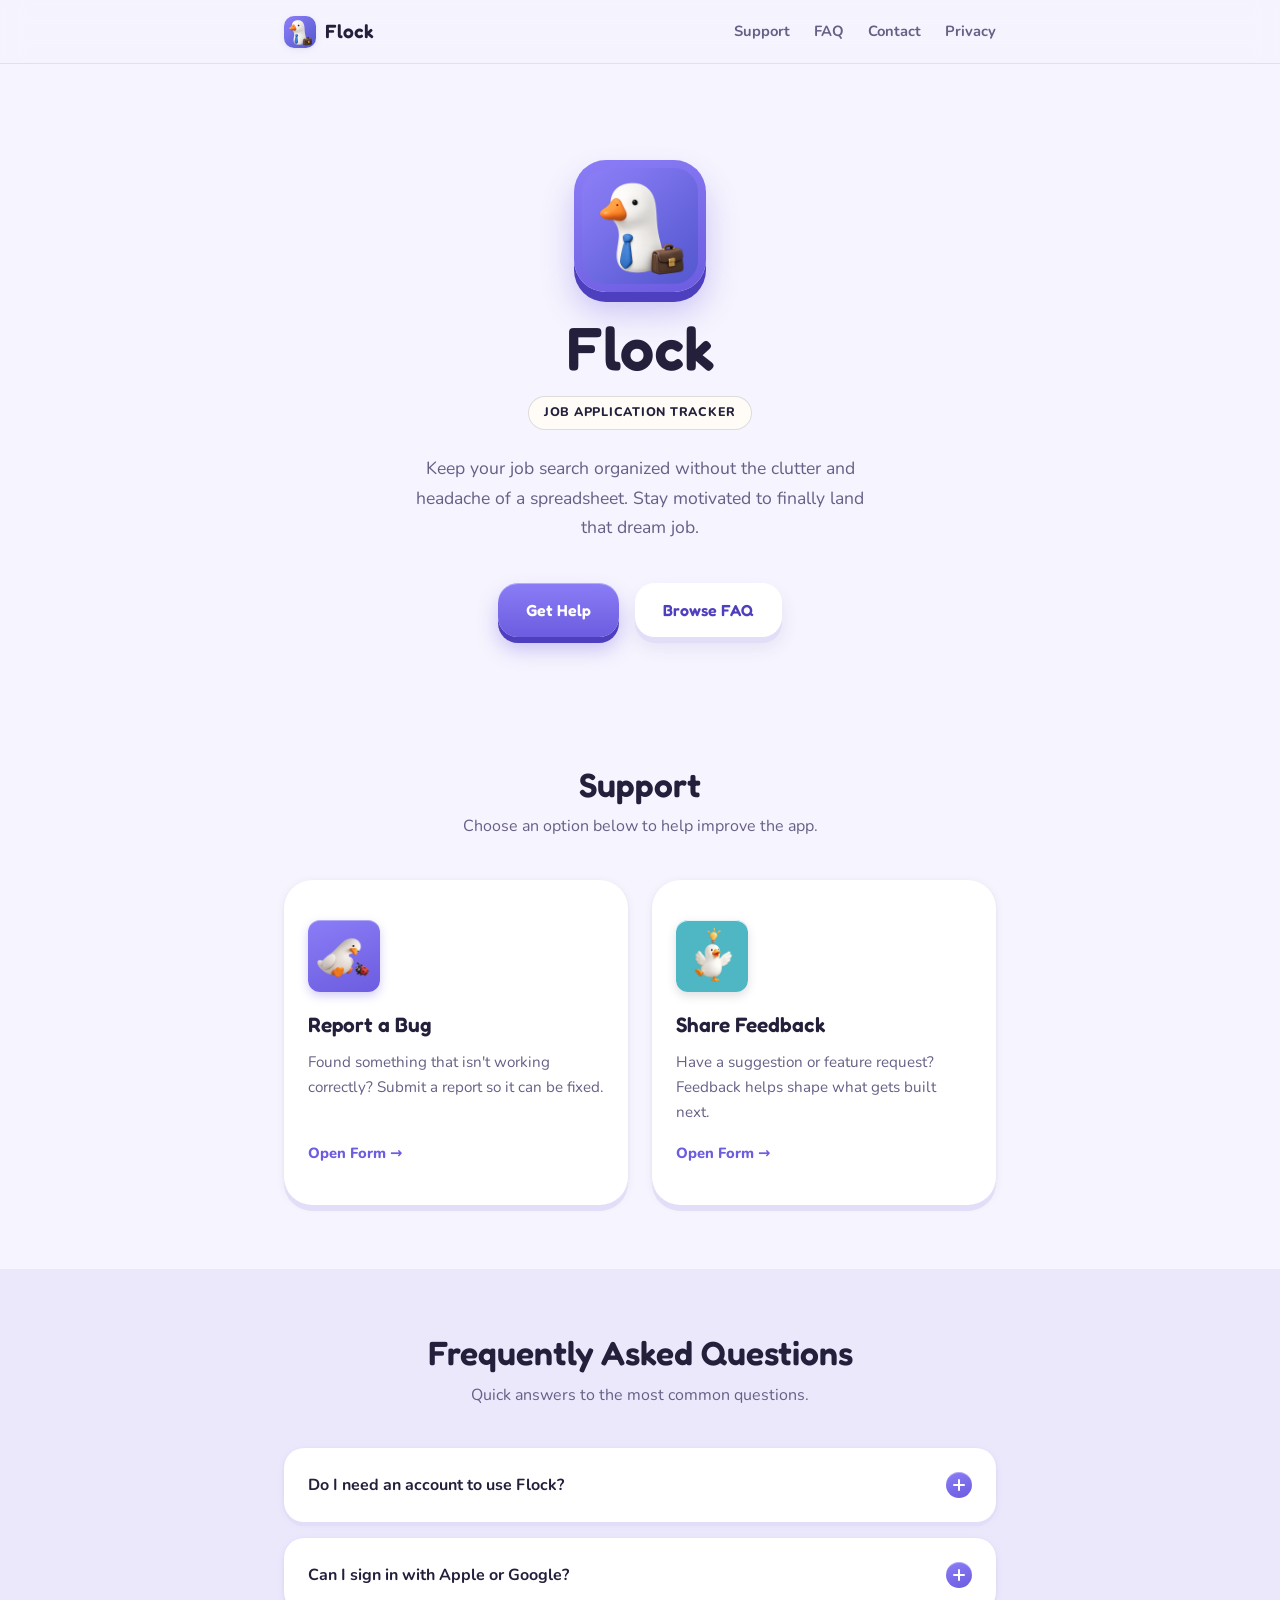
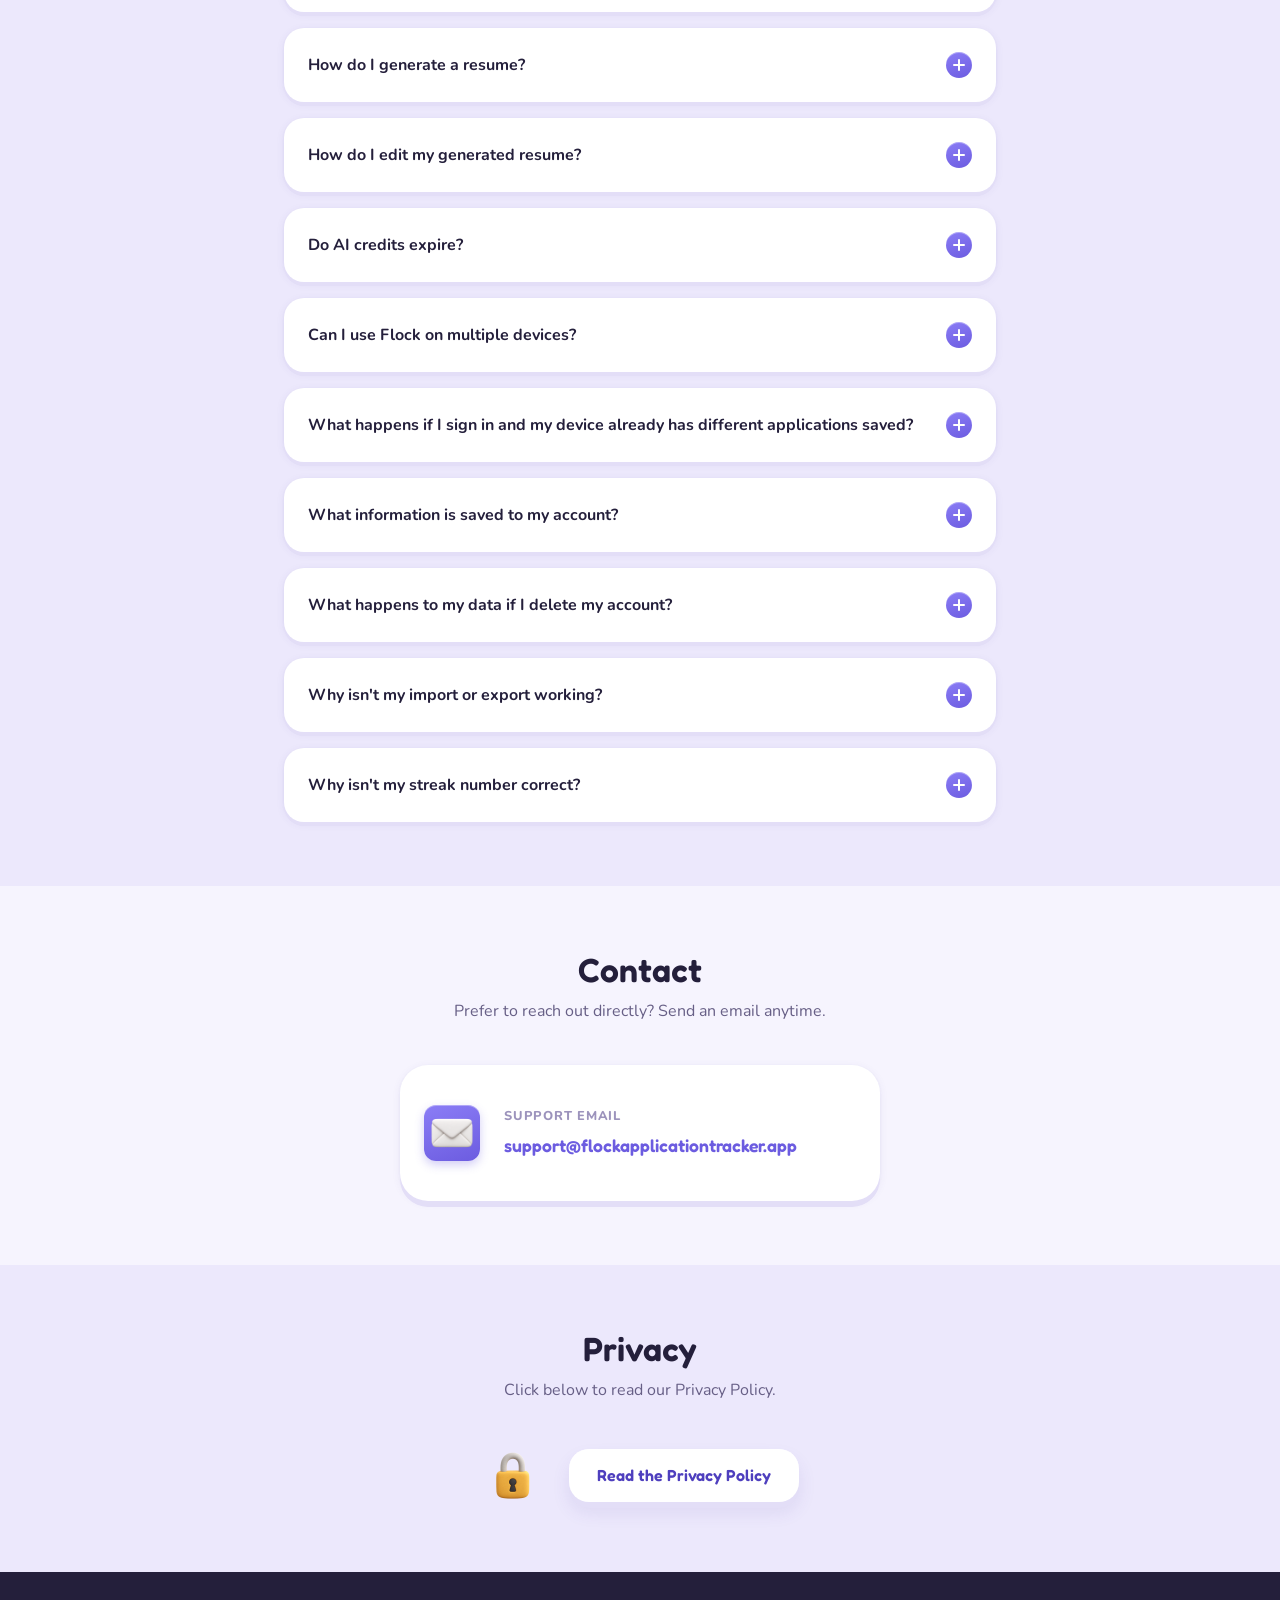
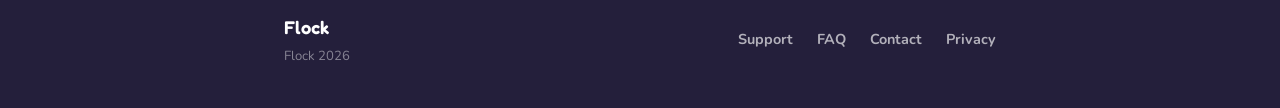
<file: index.html>
<!DOCTYPE html>
<html lang="en">
<head>
  <meta charset="UTF-8" />
  <meta name="viewport" content="width=device-width, initial-scale=1.0" />
  <title>Flock — Support</title>
  <meta name="description" content="Support page for Flock — the simple, private job application tracker." />
  <link rel="icon" href="icon-512.png" type="image/png" />
  <link rel="stylesheet" href="styles.css" />
  <!-- Google Fonts: Fredoka (main) + Nunito (accessorizing) -->
  <link rel="preconnect" href="https://fonts.googleapis.com" />
  <link rel="preconnect" href="https://fonts.gstatic.com" crossorigin />
  <link href="https://fonts.googleapis.com/css2?family=Fredoka:wght@400;500;600;700&family=Nunito:wght@400;600;700;800&display=swap" rel="stylesheet" />
</head>
<body>

  <!-- =============================================
       NAVIGATION
       ============================================= -->
  <header class="site-header" role="banner">
    <nav class="nav container" aria-label="Main navigation">
      <a href="#hero" class="nav-logo">
        <img src="icon-512.png" alt="" class="nav-logo-icon" />
        Flock
      </a>
      <button class="nav-toggle" aria-label="Toggle navigation" aria-expanded="false" aria-controls="nav-links">
        <span></span><span></span><span></span>
      </button>
      <ul class="nav-links" id="nav-links" role="list">
        <li><a href="#support">Support</a></li>
        <li><a href="#faq">FAQ</a></li>
        <li><a href="#contact">Contact</a></li>
        <li><a href="#privacy">Privacy</a></li>
      </ul>
    </nav>
  </header>

  <main>

    <!-- =============================================
         HERO SECTION
         ============================================= -->
    <section class="hero" id="hero" aria-labelledby="hero-heading">
      <div class="container hero-inner">
        <div class="hero-icon-wrap">
          <img src="icon-512.png" alt="Flock app icon" class="hero-icon" />
        </div>
        <h1 id="hero-heading">Flock</h1>
        <div class="hero-badge">Job Application Tracker</div>
        <p class="hero-description">
          Keep your job search organized without the clutter and headache of a spreadsheet. Stay motivated to finally land that dream job.
        </p>
        <div class="hero-cta">
          <a href="#support" class="btn btn-primary">Get Help</a>
          <a href="#faq" class="btn btn-secondary">Browse FAQ</a>
        </div>
      </div>
    </section>

    <!-- =============================================
         SUPPORT SECTION
         ============================================= -->
    <section class="section" id="support" aria-labelledby="support-heading">
      <div class="container">
        <div class="section-header">
          <h2 id="support-heading">Support</h2>
          <p class="section-subtext">
            Choose an option below to help improve the app.
          </p>
        </div>

        <div class="cards-grid">

          <!-- Bug Report Card -->
          <a href="https://docs.google.com/forms/d/e/1FAIpQLSdAEcO6RI6iofoGQ96zG-QFtQakPHM-z83hekLIT1-u0xvNJg/viewform?usp=publish-editor"
             target="_blank"
             rel="noopener noreferrer"
             class="support-card"
             aria-label="Report a bug — opens Google Form">
            <div class="card-icon" aria-hidden="true">
  <img src="goose-bug.png" alt="">
</div>
            <h3>Report a Bug</h3>
            <p>Found something that isn't working correctly? Submit a report so it can be fixed.</p>
            <span class="card-link">Open Form →</span>
          </a>

          <!-- Feedback Card -->
          <a href="https://docs.google.com/forms/d/e/1FAIpQLSehYfV31dz8tA-rcGnHQ3P1QQCUns2un3A8A8wgXOEQ3agDAQ/viewform?usp=publish-editor"
             target="_blank"
             rel="noopener noreferrer"
             class="support-card"
             aria-label="Share feedback — opens Google Form">
            <div class="card-icon icon-orange" aria-hidden="true">
  <img src="goose-idea.png" alt="">
</div>
            <h3>Share Feedback</h3>
            <p>Have a suggestion or feature request? Feedback helps shape what gets built next.</p>
            <span class="card-link">Open Form →</span>
          </a>

        </div>
      </div>
    </section>

    <!-- =============================================
         FAQ SECTION
         Ordered by importance: getting-started/account basics first,
         then the core AI resume feature, then sync (a big new
         capability), then privacy/trust questions, then
         troubleshooting for narrower, lower-frequency issues last.
         ============================================= -->
<section class="section section-alt" id="faq" aria-labelledby="faq-heading">
  <div class="container">
    <div class="section-header">
      <h2 id="faq-heading">Frequently Asked Questions</h2>
      <p class="section-subtext">Quick answers to the most common questions.</p>
    </div>

    <div class="faq-list" role="list">

      <div class="faq-item" role="listitem">
        <button class="faq-question" aria-expanded="false" aria-controls="faq-1">
          Do I need an account to use Flock?
          <span class="faq-icon" aria-hidden="true"></span>
        </button>
        <div class="faq-answer" id="faq-1" hidden>
          <p>
            No. You can use Flock's core application features without an account. An account is only needed for AI-powered features, such as the Auto Resume Builder, or if you want your applications to stay in sync across more than one device.
          </p>
        </div>
      </div>

      <div class="faq-item" role="listitem">
        <button class="faq-question" aria-expanded="false" aria-controls="faq-2">
          Can I sign in with Apple or Google?
          <span class="faq-icon" aria-hidden="true"></span>
        </button>
        <div class="faq-answer" id="faq-2" hidden>
          <p>
            Yes. In addition to email and password, you can create or sign into your Flock account using <strong>Sign in with Apple</strong> or <strong>Sign in with Google</strong>. Both work exactly like signing in with email, they just skip needing a separate password for Flock.
          </p>
        </div>
      </div>

      <div class="faq-item" role="listitem">
        <button class="faq-question" aria-expanded="false" aria-controls="faq-3">
          How do I generate a resume?
          <span class="faq-icon" aria-hidden="true"></span>
        </button>
        <div class="faq-answer" id="faq-3" hidden>
          <p>
            Go to <strong>Settings &gt; Log in to an account &gt; Build Profile</strong>. After completing your profile, create or edit an application and enter the company name, role, and job description in the notes section. Then select <strong>Generate Resume</strong>.
          </p>
          <p>
            Flock uses a consistent resume template and builds your header and education section from the information in your profile. It then analyzes the job description and selects the skills, projects, and work experience that best match the position, generating relevant bullet points for each. You'll receive a preview of the resume that you can edit before downloading it.
          </p>
        </div>
      </div>

      <div class="faq-item" role="listitem">
        <button class="faq-question" aria-expanded="false" aria-controls="faq-4">
          How do I edit my generated resume?
          <span class="faq-icon" aria-hidden="true"></span>
        </button>
        <div class="faq-answer" id="faq-4" hidden>
          <p>
            After generating your resume, you'll be able to preview the PDF and make edits. Click on any bullet point field to change its text. To remove a bullet point, delete all of the text in that field. You can also remove an entire project or work experience entry by clicking the <strong>X</strong> next to its name. Once you are done, click the <strong>Finalize and Download</strong> button.
          </p>
        </div>
      </div>

      <div class="faq-item" role="listitem">
        <button class="faq-question" aria-expanded="false" aria-controls="faq-5">
          Do AI credits expire?
          <span class="faq-icon" aria-hidden="true"></span>
        </button>
        <div class="faq-answer" id="faq-5" hidden>
          <p>
            No. AI resume credits are a one-time purchase and never expire, no matter how long it's been since you bought them. There's no subscription and no recurring charge, you only pay again when you want to buy more.
          </p>
        </div>
      </div>

      <div class="faq-item" role="listitem">
        <button class="faq-question" aria-expanded="false" aria-controls="faq-6">
          Can I use Flock on multiple devices?
          <span class="faq-icon" aria-hidden="true"></span>
        </button>
        <div class="faq-answer" id="faq-6" hidden>
          <p>
            It depends on whether you're signed into an account. If you are, your job applications automatically sync across every device where you're signed in, no manual steps needed. If you're not signed in, applications are stored locally on that device only and don't sync automatically, you can still move them between devices manually using the <strong>Export</strong> and <strong>Import</strong> features. Either way, your profile and AI credits always carry over as soon as you sign in on another device.
          </p>
        </div>
      </div>

      <div class="faq-item" role="listitem">
        <button class="faq-question" aria-expanded="false" aria-controls="faq-7">
          What happens if I sign in and my device already has different applications saved?
          <span class="faq-icon" aria-hidden="true"></span>
        </button>
        <div class="faq-answer" id="faq-7" hidden>
          <p>
            You'll see a prompt asking you to confirm before anything changes. Continuing will replace your device's applications with the ones already saved in your account. If you're not sure, you can cancel, export your current applications as a CSV from Settings first, then sign in again once you have a backup.
          </p>
        </div>
      </div>

      <div class="faq-item" role="listitem">
        <button class="faq-question" aria-expanded="false" aria-controls="faq-8">
          What information is saved to my account?
          <span class="faq-icon" aria-hidden="true"></span>
        </button>
        <div class="faq-answer" id="faq-8" hidden>
          <p>
            Your account stores your email address (or the email associated with your Apple or Google sign-in), the profile information you provide in the <strong>Build Profile</strong> section, your AI credit balance, and, if you're signed in, your tracked job applications so they stay in sync across your devices. Your password is never stored directly by us, if you sign in with email, it's handled by our authentication provider in hashed form, and if you sign in with Apple or Google, we never see a password at all.
          </p>
        </div>
      </div>

      <div class="faq-item" role="listitem">
        <button class="faq-question" aria-expanded="false" aria-controls="faq-9">
          What happens to my data if I delete my account?
          <span class="faq-icon" aria-hidden="true"></span>
        </button>
        <div class="faq-answer" id="faq-9" hidden>
          <p>
            Deleting your account permanently removes everything stored with it, your resume profile, AI credit balance, and any synced job applications. This can't be undone. Any application data stored locally on your device is not affected unless you separately use <strong>Reset all data</strong> in Settings.
          </p>
        </div>
      </div>

      <div class="faq-item" role="listitem">
        <button class="faq-question" aria-expanded="false" aria-controls="faq-10">
          Why isn't my import or export working?
          <span class="faq-icon" aria-hidden="true"></span>
        </button>
        <div class="faq-answer" id="faq-10" hidden>
          <p>
            Flock uses CSV files for importing and exporting application data. Make sure you are using a <strong>.csv</strong> file and that the header row exactly matches the provided template. The header row must also be the first row of the file, with no additional rows or information above it.
          </p>
        </div>
      </div>

      <div class="faq-item" role="listitem">
        <button class="faq-question" aria-expanded="false" aria-controls="faq-11">
          Why isn't my streak number correct?
          <span class="faq-icon" aria-hidden="true"></span>
        </button>
        <div class="faq-answer" id="faq-11" hidden>
          <p>
            If your streak number appears incorrect, go to <strong>Settings</strong> and select <strong>Recalculate Streak</strong>. This will recalculate your streak based on your application activity.
          </p>
        </div>
      </div>

    </div>
  </div>
</section>



    <!-- =============================================
         CONTACT SECTION
         ============================================= -->
    <section class="section" id="contact" aria-labelledby="contact-heading">
      <div class="container">
        <div class="section-header">
          <h2 id="contact-heading">Contact</h2>
          <p class="section-subtext">Prefer to reach out directly? Send an email anytime.</p>
        </div>

        <div class="contact-card">
          <div class="contact-icon" aria-hidden="true"><img src="mail.png" alt=""></div>
          <div class="contact-body">
            <p class="contact-label">Support Email</p>
            <a href="mailto:support@flockapplicationtracker.app" class="contact-email">
              support@flockapplicationtracker.app
            </a>
          </div>
        </div>

      </div>
    </section>

    <!-- =============================================
         PRIVACY SECTION
         ============================================= -->
    <section class="section section-alt" id="privacy" aria-labelledby="privacy-heading">
      <div class="container">
        <div class="section-header">
          <h2 id="privacy-heading">Privacy</h2>
          <p class="section-subtext">
            Click below to read our Privacy Policy.
          </p>
        </div>

        <div class="privacy-card">
          <img src="lock.png" alt="" class="privacy-emoji" aria-hidden="true">
          <a href="privacy.html" class="btn btn-secondary" aria-label="Read the full Privacy Policy">
            Read the Privacy Policy
          </a>
        </div>

      </div>
    </section>

  </main>

  <!-- =============================================
       FOOTER
       ============================================= -->
  <footer class="footer" role="contentinfo">
    <div class="container footer-inner">
      <div class="footer-brand">
        <span class="footer-logo">Flock</span>
        <span class="footer-copy">Flock 2026</span>
      </div>
      <nav class="footer-nav" aria-label="Footer navigation">
        <a href="#support">Support</a>
        <a href="#faq">FAQ</a>
        <a href="#contact">Contact</a>
        <a href="#privacy">Privacy</a>
      </nav>
    </div>
  </footer>

  <script src="script.js"></script>
</body>
</html>
</file>
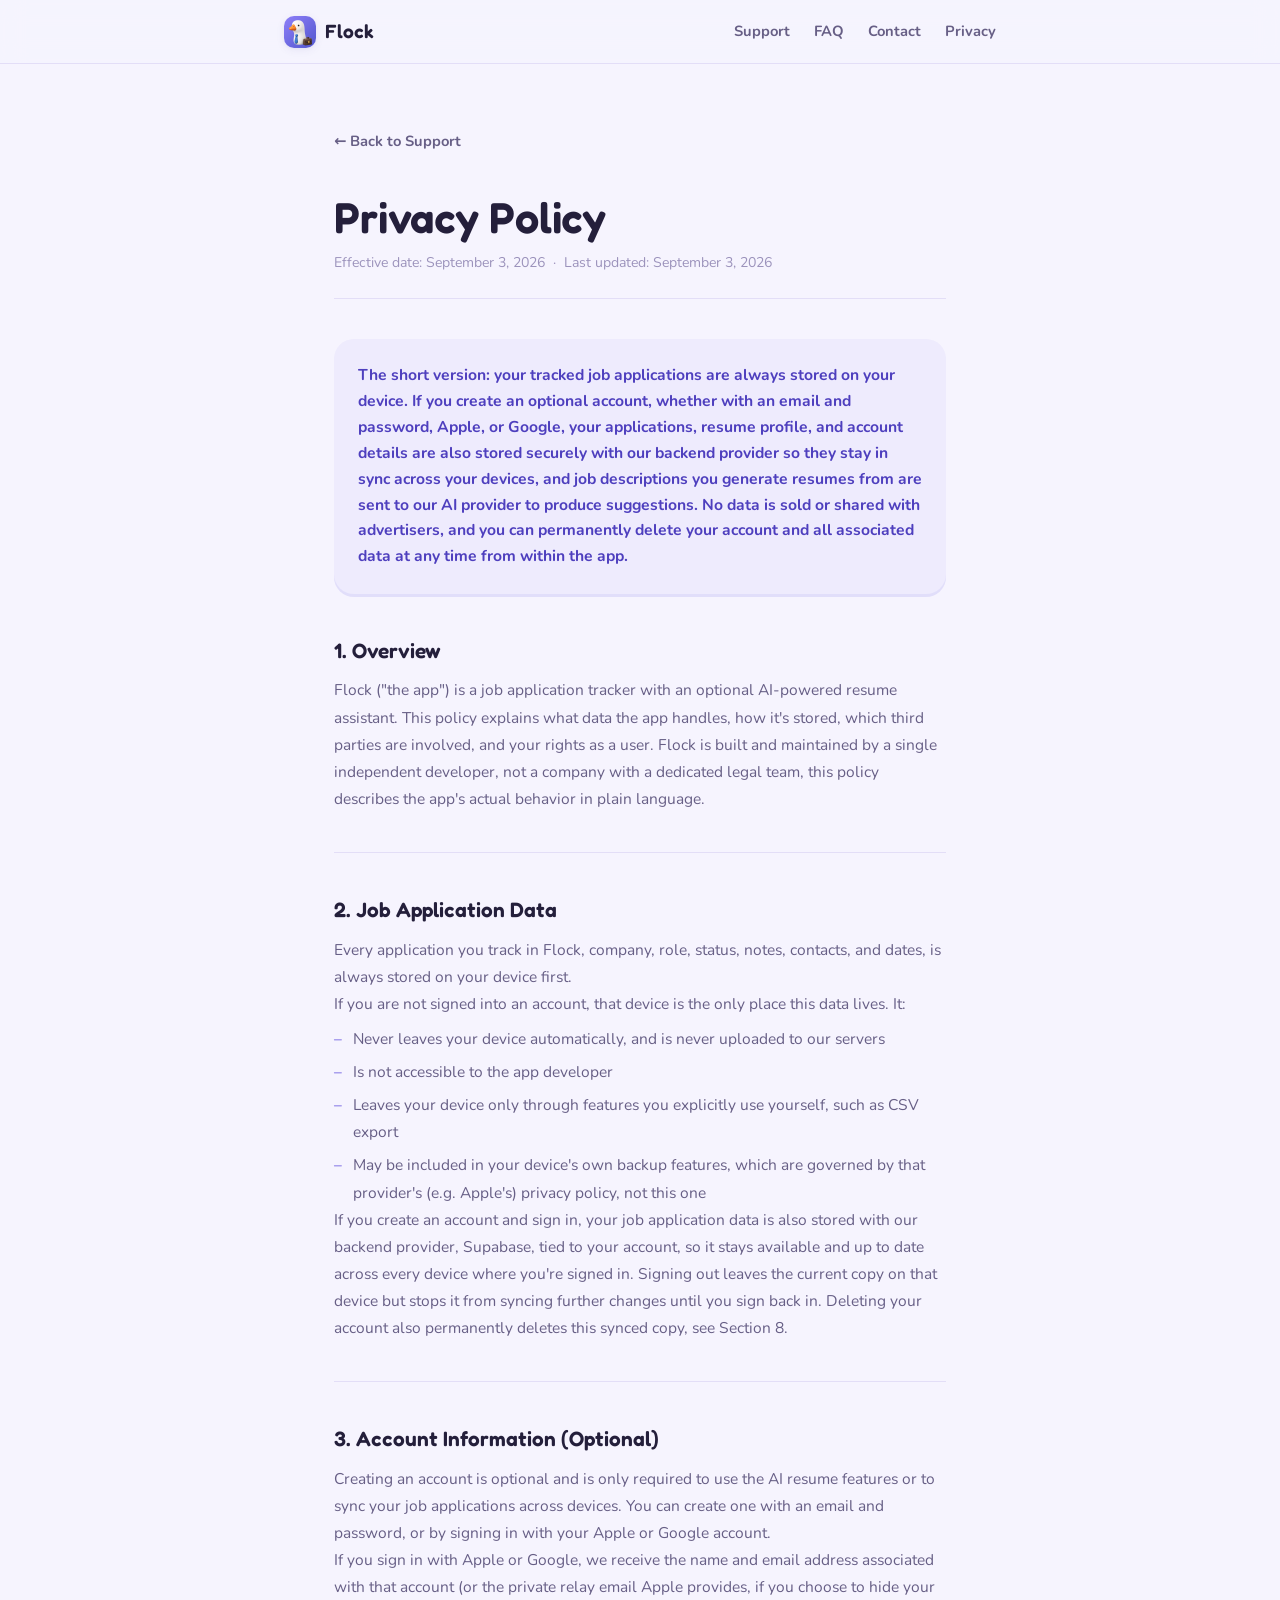
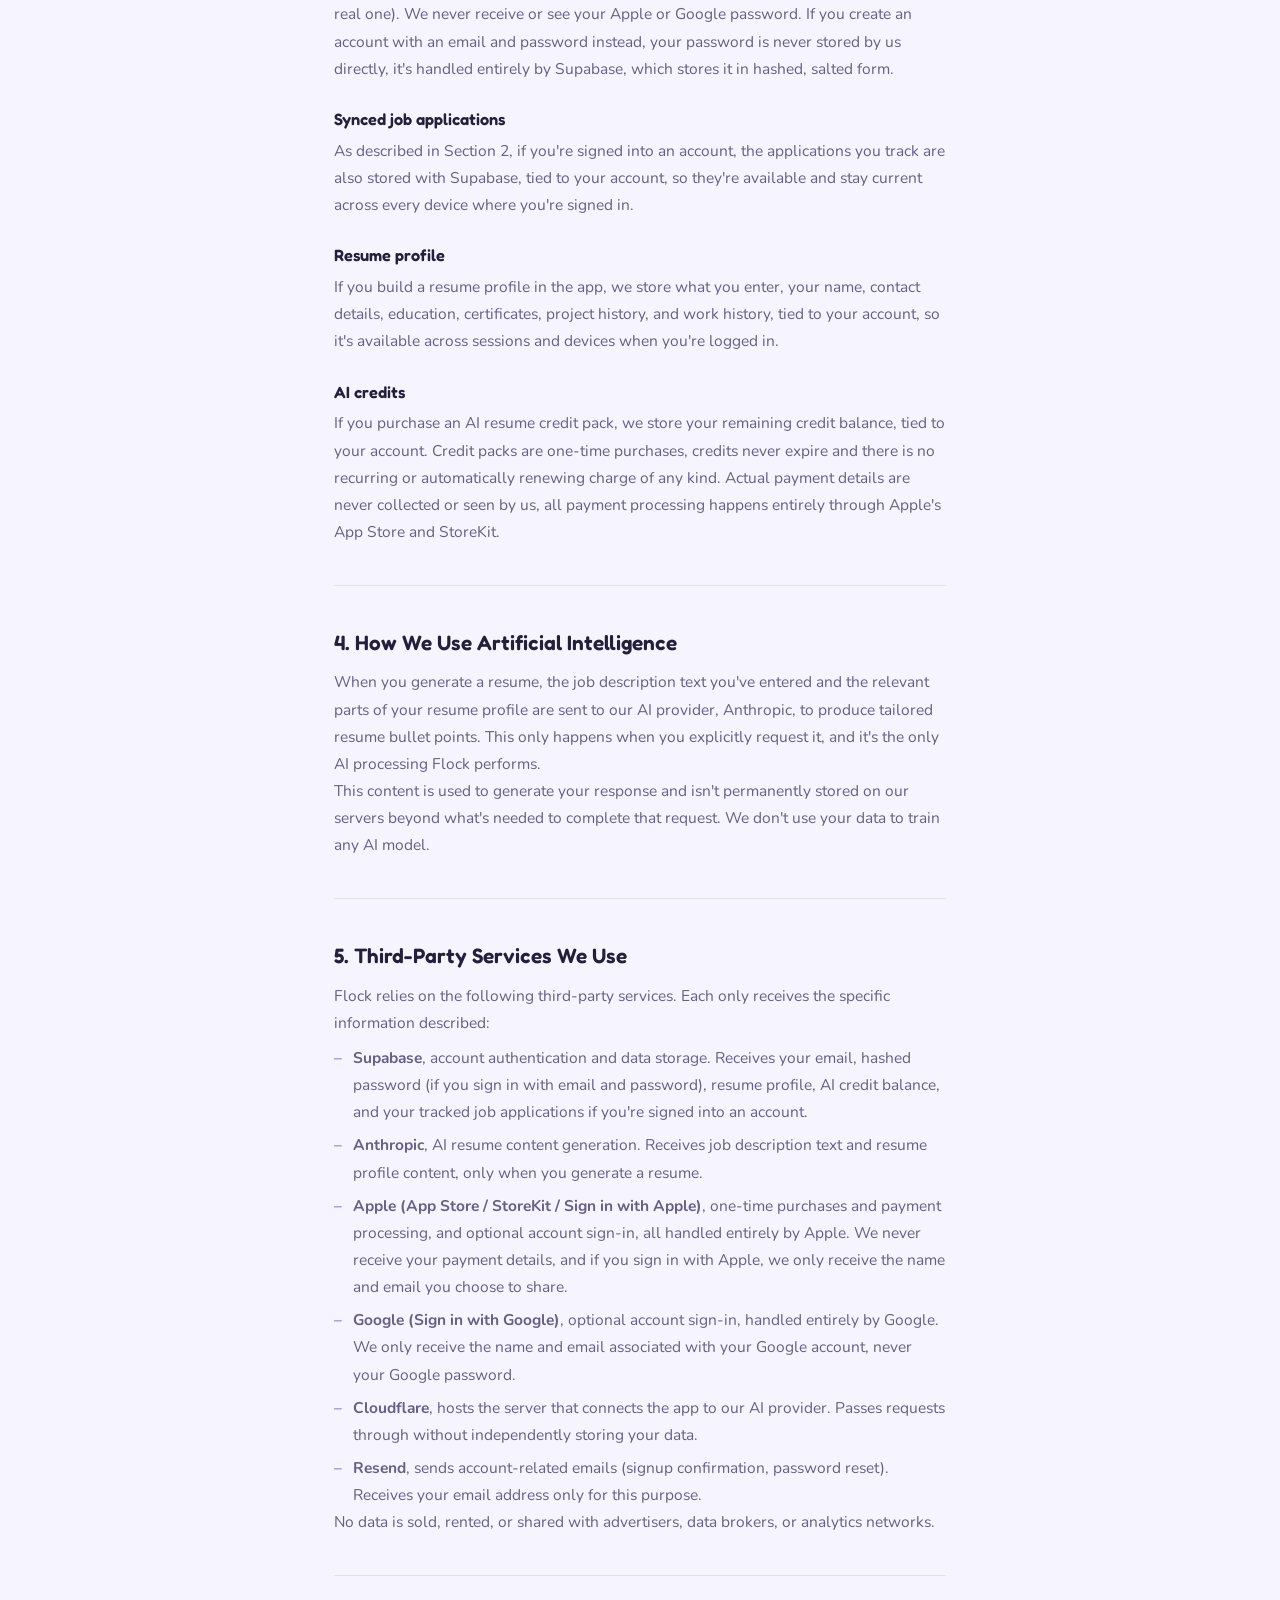
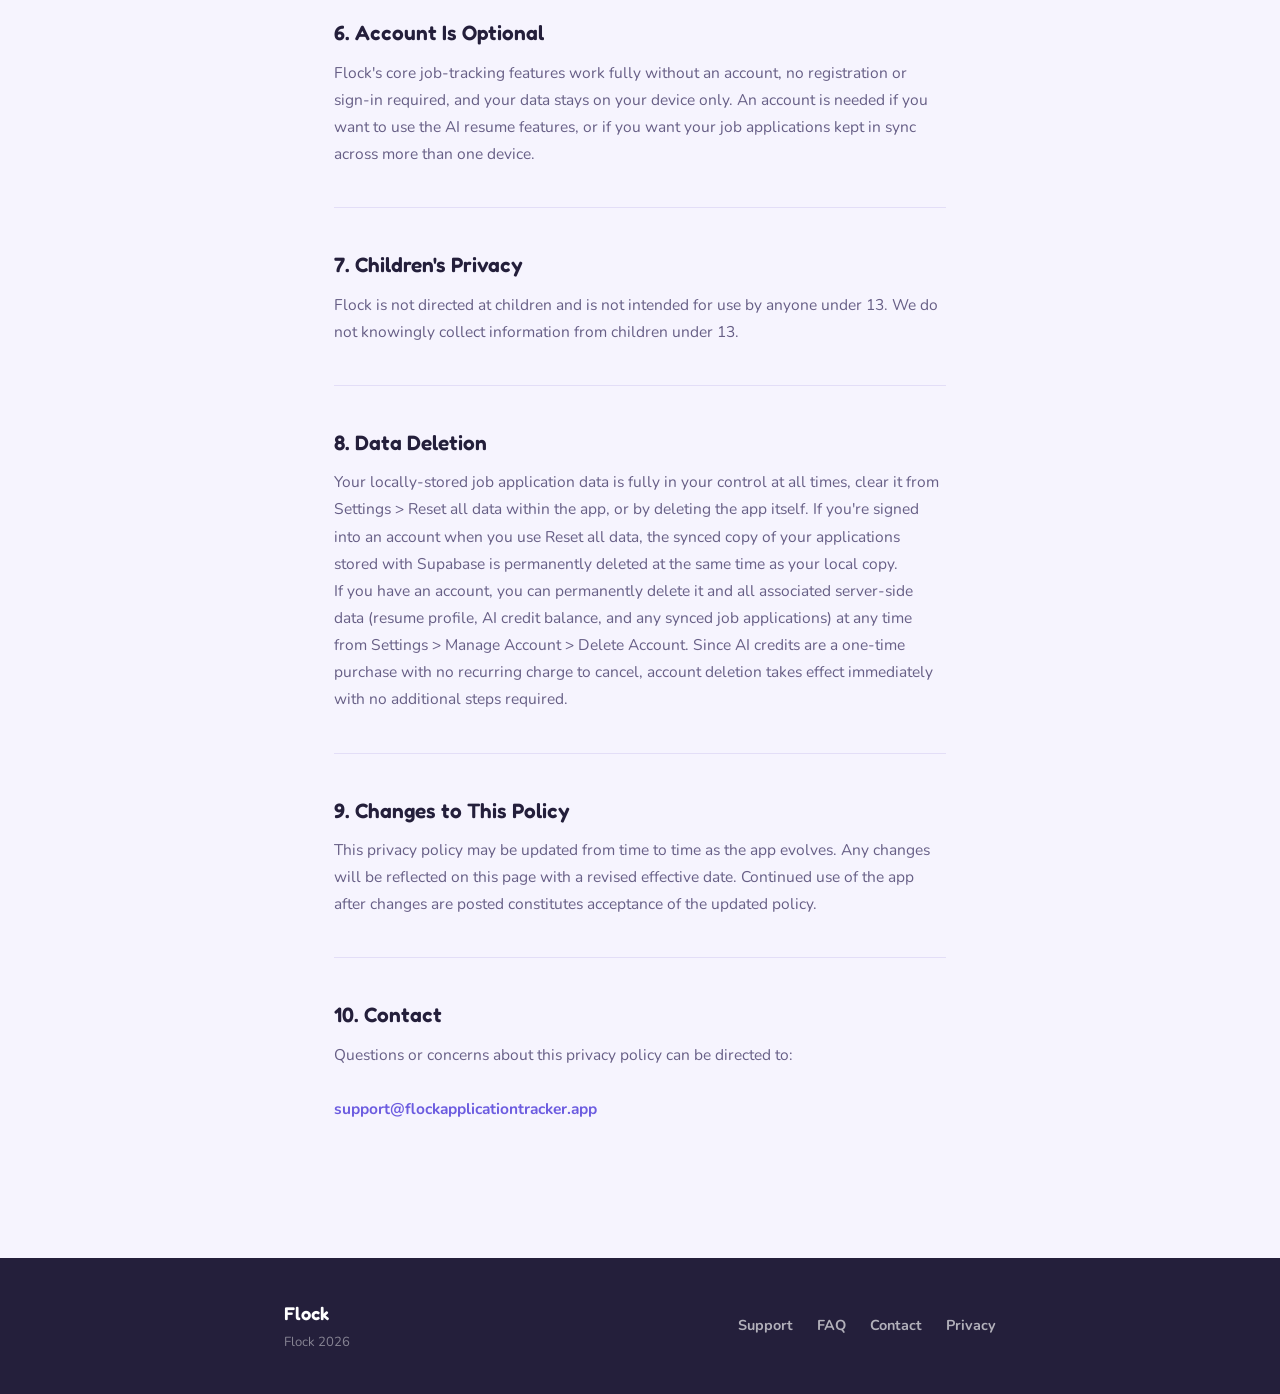
<file: privacy.html>
<!DOCTYPE html>
<html lang="en">
<head>
  <meta charset="UTF-8" />
  <meta name="viewport" content="width=device-width, initial-scale=1.0" />
  <title>Privacy Policy, Flock</title>
  <meta name="description" content="Privacy Policy for Flock, what data is collected, how AI resume features work, and which third-party services are involved." />
  <link rel="icon" href="icon-512.png" type="image/png" />
  <link rel="stylesheet" href="styles.css" />
  <link rel="preconnect" href="https://fonts.googleapis.com" />
  <link rel="preconnect" href="https://fonts.gstatic.com" crossorigin />
  <link href="https://fonts.googleapis.com/css2?family=Fredoka:wght@400;500;600;700&family=Nunito:wght@400;600;700;800&display=swap" rel="stylesheet" />
  <style>
    /* Privacy page-specific styles */
    .privacy-page {
      padding: var(--space-xl) 0 var(--space-2xl);
    }

    .privacy-page .container {
      max-width: 660px;
    }

    .privacy-back {
      display: inline-flex;
      align-items: center;
      gap: 6px;
      font-family: var(--font-body);
      font-size: 0.92rem;
      font-weight: 700;
      color: var(--color-text-muted);
      text-decoration: none;
      margin-bottom: var(--space-lg);
      transition: color var(--transition);
    }

    .privacy-back:hover,
    .privacy-back:focus-visible {
      color: var(--color-accent);
      text-decoration: none;
    }

    .privacy-header {
      margin-bottom: var(--space-lg);
      padding-bottom: var(--space-md);
      border-bottom: 1px solid var(--color-border);
    }

    .privacy-header h1 {
      font-family: var(--font-heading);
      font-size: clamp(1.9rem, 4vw, 2.7rem);
      font-weight: 600;
      line-height: 1.15;
      margin-bottom: var(--space-xs);
    }

    .privacy-meta {
      font-family: var(--font-body);
      font-size: 0.88rem;
      color: var(--color-text-light);
    }

    .privacy-summary {
      background: var(--color-accent-soft);
      border-radius: var(--radius-md);
      padding: var(--space-md);
      margin-bottom: var(--space-lg);
      box-shadow: 0 3px 0 rgba(108,92,224,0.15);
    }

    .privacy-summary p {
      font-family: var(--font-body);
      font-size: 0.98rem;
      color: var(--color-accent-dark);
      line-height: 1.65;
      font-weight: 700;
    }

    .policy-section {
      margin-bottom: var(--space-lg);
    }

    .policy-section h2 {
      font-family: var(--font-heading);
      font-size: 1.3rem;
      font-weight: 600;
      color: var(--color-text);
      margin-bottom: var(--space-xs);
    }

    .policy-section p,
    .policy-section li {
      font-family: var(--font-body);
      font-size: 0.97rem;
      color: var(--color-text-muted);
      line-height: 1.75;
    }

    .policy-section ul {
      list-style: none;
      padding: 0;
      margin-top: var(--space-xs);
      display: flex;
      flex-direction: column;
      gap: 6px;
    }

    .policy-section ul li {
      padding-left: 1.2rem;
      position: relative;
    }

    .policy-section ul li::before {
      content: '–';
      position: absolute;
      left: 0;
      color: var(--color-accent);
    }

    .policy-section a {
      font-weight: 700;
    }

    .policy-divider {
      border: none;
      border-top: 1px solid var(--color-border);
      margin: var(--space-lg) 0;
    }

    .policy-subsection {
      margin-top: var(--space-md);
    }

    .policy-subsection h3 {
      font-family: var(--font-heading);
      font-size: 1.02rem;
      font-weight: 600;
      color: var(--color-text);
      margin-bottom: 4px;
    }
  </style>
</head>
<body>

  <!-- NAVIGATION -->
  <header class="site-header" role="banner">
    <nav class="nav container" aria-label="Main navigation">
      <a href="index.html" class="nav-logo">
        <img src="icon-512.png" alt="" class="nav-logo-icon" />
        Flock
      </a>
      <ul class="nav-links" id="nav-links" role="list">
        <li><a href="index.html#support">Support</a></li>
        <li><a href="index.html#faq">FAQ</a></li>
        <li><a href="index.html#contact">Contact</a></li>
        <li><a href="index.html#privacy">Privacy</a></li>
      </ul>
    </nav>
  </header>

  <main>
    <div class="privacy-page">
      <div class="container">

        <a href="index.html" class="privacy-back" aria-label="Back to support page">
          ← Back to Support
        </a>

        <div class="privacy-header">
          <h1>Privacy Policy</h1>
          <!-- Update this date whenever you revise the policy -->
          <p class="privacy-meta">Effective date: September 3, 2026 &nbsp;·&nbsp; Last updated: September 3, 2026</p>
        </div>

        <!-- Plain-language summary at the top -->
        <div class="privacy-summary" role="note" aria-label="Privacy summary">
          <p>
            The short version: your tracked job applications are always stored on your device. If you create an optional account, whether with an email and password, Apple, or Google, your applications, resume profile, and account details are also stored securely with our backend provider so they stay in sync across your devices, and job descriptions you generate resumes from are sent to our AI provider to produce suggestions. No data is sold or shared with advertisers, and you can permanently delete your account and all associated data at any time from within the app.
          </p>
        </div>

        <!-- 1 -->
        <div class="policy-section">
          <h2>1. Overview</h2>
          <p>
            Flock ("the app") is a job application tracker with an optional AI-powered resume assistant. This policy explains what data the app handles, how it's stored, which third parties are involved, and your rights as a user. Flock is built and maintained by a single independent developer, not a company with a dedicated legal team, this policy describes the app's actual behavior in plain language.
          </p>
        </div>

        <hr class="policy-divider" />

        <!-- 2 -->
        <div class="policy-section">
          <h2>2. Job Application Data</h2>
          <p>
            Every application you track in Flock, company, role, status, notes, contacts, and dates, is always stored on your device first.
          </p>
          <p>
            If you are not signed into an account, that device is the only place this data lives. It:
          </p>
          <ul>
            <li>Never leaves your device automatically, and is never uploaded to our servers</li>
            <li>Is not accessible to the app developer</li>
            <li>Leaves your device only through features you explicitly use yourself, such as CSV export</li>
            <li>May be included in your device's own backup features, which are governed by that provider's (e.g. Apple's) privacy policy, not this one</li>
          </ul>
          <p>
            If you create an account and sign in, your job application data is also stored with our backend provider, Supabase, tied to your account, so it stays available and up to date across every device where you're signed in. Signing out leaves the current copy on that device but stops it from syncing further changes until you sign back in. Deleting your account also permanently deletes this synced copy, see Section 8.
          </p>
        </div>

        <hr class="policy-divider" />

        <!-- 3 -->
        <div class="policy-section">
          <h2>3. Account Information (Optional)</h2>
          <p>
            Creating an account is optional and is only required to use the AI resume features or to sync your job applications across devices. You can create one with an email and password, or by signing in with your Apple or Google account.
          </p>
          <p>
            If you sign in with Apple or Google, we receive the name and email address associated with that account (or the private relay email Apple provides, if you choose to hide your real one). We never receive or see your Apple or Google password. If you create an account with an email and password instead, your password is never stored by us directly, it's handled entirely by Supabase, which stores it in hashed, salted form.
          </p>
          <div class="policy-subsection">
            <h3>Synced job applications</h3>
            <p>As described in Section 2, if you're signed into an account, the applications you track are also stored with Supabase, tied to your account, so they're available and stay current across every device where you're signed in.</p>
          </div>
          <div class="policy-subsection">
            <h3>Resume profile</h3>
            <p>If you build a resume profile in the app, we store what you enter, your name, contact details, education, certificates, project history, and work history, tied to your account, so it's available across sessions and devices when you're logged in.</p>
          </div>
          <div class="policy-subsection">
            <h3>AI credits</h3>
            <p>If you purchase an AI resume credit pack, we store your remaining credit balance, tied to your account. Credit packs are one-time purchases, credits never expire and there is no recurring or automatically renewing charge of any kind. Actual payment details are never collected or seen by us, all payment processing happens entirely through Apple's App Store and StoreKit.</p>
          </div>
        </div>

        <hr class="policy-divider" />

        <!-- 4 -->
        <div class="policy-section">
          <h2>4. How We Use Artificial Intelligence</h2>
          <p>
            When you generate a resume, the job description text you've entered and the relevant parts of your resume profile are sent to our AI provider, Anthropic, to produce tailored resume bullet points. This only happens when you explicitly request it, and it's the only AI processing Flock performs.
          </p>
          <p>
            This content is used to generate your response and isn't permanently stored on our servers beyond what's needed to complete that request. We don't use your data to train any AI model.
          </p>
        </div>

        <hr class="policy-divider" />

        <!-- 5 -->
        <div class="policy-section">
          <h2>5. Third-Party Services We Use</h2>
          <p>Flock relies on the following third-party services. Each only receives the specific information described:</p>
          <ul>
            <li><strong>Supabase</strong>, account authentication and data storage. Receives your email, hashed password (if you sign in with email and password), resume profile, AI credit balance, and your tracked job applications if you're signed into an account.</li>
            <li><strong>Anthropic</strong>, AI resume content generation. Receives job description text and resume profile content, only when you generate a resume.</li>
            <li><strong>Apple (App Store / StoreKit / Sign in with Apple)</strong>, one-time purchases and payment processing, and optional account sign-in, all handled entirely by Apple. We never receive your payment details, and if you sign in with Apple, we only receive the name and email you choose to share.</li>
            <li><strong>Google (Sign in with Google)</strong>, optional account sign-in, handled entirely by Google. We only receive the name and email associated with your Google account, never your Google password.</li>
            <li><strong>Cloudflare</strong>, hosts the server that connects the app to our AI provider. Passes requests through without independently storing your data.</li>
            <li><strong>Resend</strong>, sends account-related emails (signup confirmation, password reset). Receives your email address only for this purpose.</li>
          </ul>
          <p>No data is sold, rented, or shared with advertisers, data brokers, or analytics networks.</p>
        </div>

        <hr class="policy-divider" />

        <!-- 6 -->
        <div class="policy-section">
          <h2>6. Account Is Optional</h2>
          <p>
            Flock's core job-tracking features work fully without an account, no registration or sign-in required, and your data stays on your device only. An account is needed if you want to use the AI resume features, or if you want your job applications kept in sync across more than one device.
          </p>
        </div>

        <hr class="policy-divider" />

        <!-- 7 -->
        <div class="policy-section">
          <h2>7. Children's Privacy</h2>
          <p>
            Flock is not directed at children and is not intended for use by anyone under 13. We do not knowingly collect information from children under 13.
          </p>
        </div>

        <hr class="policy-divider" />

        <!-- 8 -->
        <div class="policy-section">
          <h2>8. Data Deletion</h2>
          <p>
            Your locally-stored job application data is fully in your control at all times, clear it from Settings &gt; Reset all data within the app, or by deleting the app itself. If you're signed into an account when you use Reset all data, the synced copy of your applications stored with Supabase is permanently deleted at the same time as your local copy.
          </p>
          <p>
            If you have an account, you can permanently delete it and all associated server-side data (resume profile, AI credit balance, and any synced job applications) at any time from Settings &gt; Manage Account &gt; Delete Account. Since AI credits are a one-time purchase with no recurring charge to cancel, account deletion takes effect immediately with no additional steps required.
          </p>
        </div>

        <hr class="policy-divider" />

        <!-- 9 -->
        <div class="policy-section">
          <h2>9. Changes to This Policy</h2>
          <p>
            This privacy policy may be updated from time to time as the app evolves. Any changes will be reflected on this page with a revised effective date. Continued use of the app after changes are posted constitutes acceptance of the updated policy.
          </p>
        </div>

        <hr class="policy-divider" />

        <!-- 10 -->
        <div class="policy-section">
          <h2>10. Contact</h2>
          <p>
            Questions or concerns about this privacy policy can be directed to:
            <br /><br />
            <a href="mailto:support@flockapplicationtracker.app">support@flockapplicationtracker.app</a>
          </p>
        </div>

      </div>
    </div>
  </main>

  <!-- FOOTER -->
  <footer class="footer" role="contentinfo">
    <div class="container footer-inner">
      <div class="footer-brand">
        <span class="footer-logo">Flock</span>
        <span class="footer-copy">Flock 2026</span>
      </div>
      <nav class="footer-nav" aria-label="Footer navigation">
        <a href="index.html#support">Support</a>
        <a href="index.html#faq">FAQ</a>
        <a href="index.html#contact">Contact</a>
        <a href="privacy.html">Privacy</a>
      </nav>
    </div>
  </footer>

</body>
</html>
</file>
<file: styles.css>
/* ==============================================
   FLOCK — Support Site Stylesheet
   Claymorphism design system, built off the app icon palette
   ✏️ To retheme: edit the CSS variables in :root
   ============================================== */

/* -----------------------------------------------
   CSS VARIABLES (Design Tokens)
----------------------------------------------- */
:root {
  /* Colors — pulled from the Flock app icon */
  --color-bg:            #F6F4FE;      /* soft lavender-white page background */
  --color-bg-alt:        #ECE8FC;      /* deeper lavender tint for alternating sections */
  --color-surface:       #FFFFFF;      /* card / component backgrounds */
  --color-border:        #E3DEF7;      /* subtle borders */

  --color-accent:        #6C5CE0;      /* indigo-violet — primary brand accent */
  --color-accent-light:  #8B7DF6;      /* lighter violet, top of gradients */
  --color-accent-dark:   #4E3FBE;      /* deep edge / hover / clay shadow */
  --color-accent-soft:   #EEEBFD;      /* very light tint for backgrounds */

  --color-secondary:       #4FB6C4;    /* beak orange — secondary accent */
  --color-secondary-dark:  #2F8F9C;    /* clay edge for orange elements */
  --color-secondary-soft:  #FFFCF7;    /* light tint */

  --color-tie:            #2F6BAB;     /* tie blue — used sparingly for links/detail */

  --color-text:          #241F3B;      /* deep indigo-black body text */
  --color-text-muted:    #675F86;      /* secondary / descriptive text */
  --color-text-light:    #9C93BC;      /* placeholders, captions */

  /* Typography */
  --font-heading: 'Fredoka', 'Nunito', system-ui, sans-serif;   /* main font */
  --font-body:    'Nunito', system-ui, sans-serif;               /* accessorizing font */

  /* Spacing scale */
  --space-xs:  0.5rem;
  --space-sm:  1rem;
  --space-md:  1.5rem;
  --space-lg:  2.5rem;
  --space-xl:  4rem;
  --space-2xl: 6rem;

  /* Radii */
  --radius-sm: 12px;
  --radius-md: 20px;
  --radius-lg: 28px;
  --radius-pill: 999px;

  /* Shadows */
  --shadow-sm: 0 2px 8px rgba(76, 63, 158, 0.08), 0 1px 3px rgba(76, 63, 158, 0.06);
  --shadow-md: 0 10px 24px rgba(76, 63, 158, 0.12), 0 2px 8px rgba(76, 63, 158, 0.08);

  /* Transitions */
  --transition: 0.18s ease;

  /* Layout */
  --max-width: 760px;
  --header-height: 64px;
}

/* -----------------------------------------------
   RESET & BASE
----------------------------------------------- */
*, *::before, *::after {
  box-sizing: border-box;
  margin: 0;
  padding: 0;
}

html {
  scroll-behavior: smooth;
  scroll-padding-top: calc(var(--header-height) + 16px);
  font-size: 16px;
  -webkit-text-size-adjust: 100%;
}

body {
  font-family: var(--font-body);
  background-color: var(--color-bg);
  color: var(--color-text);
  line-height: 1.65;
  min-height: 100vh;
}

img {
  max-width: 100%;
  display: block;
}

a {
  color: var(--color-accent);
  text-decoration: none;
}

a:hover,
a:focus-visible {
  color: var(--color-accent-dark);
  text-decoration: underline;
}

/* Focus ring — accessible, not intrusive */
:focus-visible {
  outline: 2px solid var(--color-accent);
  outline-offset: 3px;
  border-radius: 4px;
}

/* -----------------------------------------------
   LAYOUT UTILITIES
----------------------------------------------- */
.container {
  width: 100%;
  max-width: var(--max-width);
  margin-left: auto;
  margin-right: auto;
  padding-left: var(--space-md);
  padding-right: var(--space-md);
}

/* -----------------------------------------------
   HEADER / NAV
----------------------------------------------- */
.site-header {
  position: sticky;
  top: 0;
  z-index: 100;
  background: rgba(246, 244, 254, 0.9);
  backdrop-filter: blur(12px);
  -webkit-backdrop-filter: blur(12px);
  border-bottom: 1px solid var(--color-border);
  height: var(--header-height);
  display: flex;
  align-items: center;
}

.nav {
  display: flex;
  align-items: center;
  justify-content: space-between;
  gap: var(--space-md);
  height: 100%;
}

.nav-logo {
  display: inline-flex;
  align-items: center;
  gap: 0.55rem;
  font-family: var(--font-heading);
  font-size: 1.2rem;
  font-weight: 600;
  color: var(--color-text);
  text-decoration: none;
  white-space: nowrap;
  flex-shrink: 0;
}

.nav-logo-icon {
  width: 32px;
  height: 32px;
  border-radius: 10px;
  box-shadow: var(--shadow-sm);
}

.nav-logo:hover,
.nav-logo:focus-visible {
  color: var(--color-accent);
  text-decoration: none;
}

.nav-links {
  list-style: none;
  display: flex;
  align-items: center;
  gap: var(--space-md);
}

.nav-links a {
  font-family: var(--font-body);
  font-size: 0.92rem;
  font-weight: 700;
  color: var(--color-text-muted);
  text-decoration: none;
  transition: color var(--transition);
}

.nav-links a:hover,
.nav-links a:focus-visible {
  color: var(--color-accent);
  text-decoration: none;
}

/* Hamburger — hidden on desktop */
.nav-toggle {
  display: none;
  flex-direction: column;
  justify-content: center;
  gap: 5px;
  background: none;
  border: none;
  cursor: pointer;
  padding: 4px;
  width: 32px;
  height: 32px;
}

.nav-toggle span {
  display: block;
  width: 22px;
  height: 2.5px;
  background: var(--color-text);
  border-radius: 2px;
  transition: transform var(--transition), opacity var(--transition);
}

/* Hamburger open state */
.nav-toggle[aria-expanded="true"] span:nth-child(1) {
  transform: translateY(7px) rotate(45deg);
}
.nav-toggle[aria-expanded="true"] span:nth-child(2) {
  opacity: 0;
}
.nav-toggle[aria-expanded="true"] span:nth-child(3) {
  transform: translateY(-7px) rotate(-45deg);
}

/* -----------------------------------------------
   BUTTONS — claymorphism (chunky, puffy, 3D edge)
----------------------------------------------- */
.btn {
  display: inline-flex;
  align-items: center;
  justify-content: center;
  gap: 0.4rem;
  font-family: var(--font-heading);
  font-size: 1rem;
  font-weight: 600;
  border-radius: var(--radius-md);
  padding: 0.85rem 1.75rem;
  cursor: pointer;
  border: none;
  transition: transform 0.12s ease, box-shadow 0.12s ease, background 0.12s ease;
  text-decoration: none;
  white-space: nowrap;
  -webkit-tap-highlight-color: transparent;
}

.btn-primary {
  background: linear-gradient(180deg, var(--color-accent-light) 0%, var(--color-accent) 100%);
  color: #fff;
  box-shadow:
    0 6px 0 var(--color-accent-dark),
    0 12px 20px rgba(108, 92, 224, 0.35),
    inset 0 1px 0 rgba(255, 255, 255, 0.35);
}

.btn-primary:hover,
.btn-primary:focus-visible {
  transform: translateY(-2px);
  color: #fff;
  text-decoration: none;
  box-shadow:
    0 8px 0 var(--color-accent-dark),
    0 16px 24px rgba(108, 92, 224, 0.4),
    inset 0 1px 0 rgba(255, 255, 255, 0.4);
}

.btn-primary:active {
  transform: translateY(4px);
  box-shadow:
    0 2px 0 var(--color-accent-dark),
    0 4px 10px rgba(108, 92, 224, 0.3),
    inset 0 1px 0 rgba(255, 255, 255, 0.3);
}

.btn-secondary {
  background: var(--color-surface);
  color: var(--color-accent-dark);
  box-shadow:
    0 6px 0 var(--color-border),
    0 10px 18px rgba(76, 63, 158, 0.1),
    inset 0 1px 0 rgba(255, 255, 255, 0.6);
}

.btn-secondary:hover,
.btn-secondary:focus-visible {
  transform: translateY(-2px);
  color: var(--color-accent-dark);
  text-decoration: none;
  background: var(--color-accent-soft);
  box-shadow:
    0 8px 0 var(--color-border),
    0 14px 20px rgba(76, 63, 158, 0.12),
    inset 0 1px 0 rgba(255, 255, 255, 0.7);
}

.btn-secondary:active {
  transform: translateY(4px);
  box-shadow:
    0 2px 0 var(--color-border),
    0 4px 8px rgba(76, 63, 158, 0.1),
    inset 0 1px 0 rgba(255, 255, 255, 0.5);
}

/* -----------------------------------------------
   SECTIONS
----------------------------------------------- */
.section {
  padding: var(--space-xl) 0;
}

.section-alt {
  background-color: var(--color-bg-alt);
}

.section-header {
  text-align: center;
  margin-bottom: var(--space-lg);
}

.section-header h2 {
  font-family: var(--font-heading);
  font-size: 2.1rem;
  font-weight: 600;
  color: var(--color-text);
  margin-bottom: var(--space-xs);
  line-height: 1.2;
}

.section-subtext {
  font-family: var(--font-body);
  color: var(--color-text-muted);
  font-size: 1rem;
  max-width: 520px;
  margin: 0 auto;
}

/* -----------------------------------------------
   HERO
----------------------------------------------- */
.hero {
  position: relative;
  padding: var(--space-2xl) 0 var(--space-xl);
  text-align: center;
  overflow: hidden;
}

.hero-inner {
  position: relative;
  z-index: 1;
  display: flex;
  flex-direction: column;
  align-items: center;
  gap: var(--space-sm);
}

.hero-icon-wrap {
  width: 132px;
  height: 132px;
  border-radius: 32px;
  background: linear-gradient(160deg, var(--color-accent-light), var(--color-accent));
  padding: 8px;
  box-shadow:
    0 10px 0 var(--color-accent-dark),
    0 20px 32px rgba(108, 92, 224, 0.32);
  margin-bottom: var(--space-xs);
}

.hero-icon {
  width: 100%;
  height: 100%;
  border-radius: 24px;
}

.hero-badge {
  display: inline-block;
  font-family: var(--font-body);
  font-size: 0.78rem;
  font-weight: 800;
  letter-spacing: 0.06em;
  text-transform: uppercase;
  background: var(--color-secondary-soft);
  border: 1px solid rgba(58,53,82,0.16);
  border-radius: var(--radius-pill);
  padding: 0.35rem 0.95rem;
}

.hero h1 {
  font-family: var(--font-heading);
  font-size: clamp(2.6rem, 7vw, 3.8rem);
  font-weight: 600;
  line-height: 1.05;
  color: var(--color-text);
  letter-spacing: -0.01em;
}

.hero-description {
  font-family: var(--font-body);
  font-size: 1.1rem;
  color: var(--color-text-muted);
  max-width: 480px;
  line-height: 1.7;
  margin-top: var(--space-xs);
}

.hero-cta {
  display: flex;
  gap: var(--space-sm);
  flex-wrap: wrap;
  justify-content: center;
  margin-top: var(--space-md);
}

/* -----------------------------------------------
   SUPPORT CARDS
----------------------------------------------- */
.cards-grid {
  display: grid;
  grid-template-columns: repeat(auto-fit, minmax(260px, 1fr));
  gap: var(--space-md);
}

.support-card {
  display: flex;
  flex-direction: column;
  align-items: flex-start;
  gap: var(--space-xs);
  background: var(--color-surface);
  border: none;
  border-radius: var(--radius-lg);
  padding: var(--space-lg) var(--space-md);
  text-decoration: none;
  color: var(--color-text);
  box-shadow:
    0 6px 0 var(--color-border),
    var(--shadow-sm);
  transition: box-shadow var(--transition), transform var(--transition);
}

.support-card:hover,
.support-card:focus-visible {
  box-shadow:
    0 8px 0 var(--color-border),
    var(--shadow-md);
  transform: translateY(-3px);
  text-decoration: none;
  color: var(--color-text);
}

.card-icon {
  display: flex;
  align-items: center;
  justify-content: center;
  width: 72px;
  height: 72px;
  border-radius: var(--radius-sm);
  font-size: 1.5rem;
  line-height: 1;
  margin-bottom: var(--space-xs);
  background: linear-gradient(160deg, var(--color-accent-light), var(--color-accent));
  box-shadow: inset 0 1px 0 rgba(255,255,255,0.35), 0 4px 10px rgba(108,92,224,0.3);
}
.card-icon img {
  width: 85%;
  height: 85%;
  object-fit: contain;
  margin: 0 auto;
  display: block;
}

.card-icon.icon-orange {
  background: linear-gradient(160deg, #4FB6C4, var(--color-secondary));
  box-shadow: inset 0 1px 0 rgba(255,255,255,0.85), 0 4px 10px rgba(58,53,82,0.16);
}

.support-card h3 {
  font-family: var(--font-heading);
  font-size: 1.3rem;
  font-weight: 600;
}

.support-card p {
  font-family: var(--font-body);
  font-size: 0.95rem;
  color: var(--color-text-muted);
  flex: 1;
}

.card-link {
  font-family: var(--font-body);
  font-size: 0.92rem;
  font-weight: 800;
  color: var(--color-accent);
  margin-top: var(--space-xs);
}

/* -----------------------------------------------
   FAQ ACCORDION
----------------------------------------------- */
.faq-list {
  display: flex;
  flex-direction: column;
  gap: var(--space-sm);
}

.faq-item {
  background: var(--color-surface);
  border-radius: var(--radius-md);
  box-shadow:
    0 4px 0 var(--color-border),
    var(--shadow-sm);
  overflow: hidden;
}

.faq-question {
  width: 100%;
  display: flex;
  align-items: center;
  justify-content: space-between;
  gap: var(--space-sm);
  background: none;
  border: none;
  cursor: pointer;
  padding: var(--space-md);
  font-family: var(--font-body);
  font-size: 1rem;
  font-weight: 700;
  color: var(--color-text);
  text-align: left;
  transition: background var(--transition), color var(--transition);
}

.faq-question:hover,
.faq-question:focus-visible {
  background: var(--color-accent-soft);
  color: var(--color-accent-dark);
}

.faq-icon {
  width: 26px;
  height: 26px;
  flex-shrink: 0;
  position: relative;
  border-radius: 50%;
  background: linear-gradient(160deg, var(--color-accent-light), var(--color-accent));
  box-shadow: inset 0 1px 0 rgba(255,255,255,0.35);
}

/* Plus / minus icon via pseudo-elements */
.faq-icon::before,
.faq-icon::after {
  content: '';
  position: absolute;
  top: 50%;
  left: 50%;
  background: #fff;
  border-radius: 2px;
  transition: transform var(--transition), opacity var(--transition);
}

.faq-icon::before {
  width: 12px;
  height: 2px;
  transform: translate(-50%, -50%);
}

.faq-icon::after {
  width: 2px;
  height: 12px;
  transform: translate(-50%, -50%);
}

/* When expanded, hide the vertical bar (turning + into −) */
.faq-question[aria-expanded="true"] .faq-icon::after {
  opacity: 0;
  transform: translate(-50%, -50%) rotate(90deg);
}

.faq-question[aria-expanded="true"] {
  color: var(--color-accent-dark);
  background: var(--color-accent-soft);
}

.faq-answer {
  padding: var(--space-md);
  font-family: var(--font-body);
  font-size: 0.96rem;
  color: var(--color-text-muted);
  line-height: 1.75;
  animation: fadeIn 0.18s ease;
}

.faq-answer a {
  font-weight: 700;
}

@keyframes fadeIn {
  from { opacity: 0; transform: translateY(-4px); }
  to   { opacity: 1; transform: translateY(0); }
}

/* -----------------------------------------------
   CONTACT
----------------------------------------------- */
.contact-card {
  display: flex;
  align-items: center;
  gap: var(--space-md);
  background: var(--color-surface);
  border-radius: var(--radius-lg);
  padding: var(--space-lg) var(--space-md);
  box-shadow:
    0 6px 0 var(--color-border),
    var(--shadow-sm);
  max-width: 480px;
  margin: 0 auto;
}

.contact-icon {
  display: flex;
  align-items: center;
  justify-content: center;
  width: 56px;
  height: 56px;
  border-radius: var(--radius-sm);
  font-size: 1.7rem;
  flex-shrink: 0;
  background: linear-gradient(160deg, var(--color-accent-light), var(--color-accent));
  box-shadow: inset 0 1px 0 rgba(255,255,255,0.35), 0 4px 10px rgba(108,92,224,0.3);
}

.contact-body {
  display: flex;
  flex-direction: column;
  gap: 4px;
}

.contact-label {
  font-family: var(--font-body);
  font-size: 0.8rem;
  font-weight: 800;
  letter-spacing: 0.06em;
  text-transform: uppercase;
  color: var(--color-text-light);
}

.contact-email {
  font-family: var(--font-heading);
  font-size: 1.1rem;
  font-weight: 600;
  color: var(--color-accent);
}

.contact-email:hover,
.contact-email:focus-visible {
  color: var(--color-accent-dark);
}

/* -----------------------------------------------
   PRIVACY
----------------------------------------------- */
.privacy-card {
  display: flex;
  align-items: center;
  justify-content: center;
  gap: var(--space-md);
  flex-wrap: wrap;
}

.privacy-emoji {
  width: 4rem;
  height: 4rem;
}

/* -----------------------------------------------
   FOOTER
----------------------------------------------- */
.footer {
  background: var(--color-text);
  color: rgba(255,255,255,0.72);
  padding: var(--space-lg) 0;
  margin-top: 0;
}

.footer-inner {
  display: flex;
  align-items: center;
  justify-content: space-between;
  gap: var(--space-md);
  flex-wrap: wrap;
}

.footer-brand {
  display: flex;
  flex-direction: column;
  gap: 4px;
}

.footer-logo {
  font-family: var(--font-heading);
  font-size: 1.15rem;
  font-weight: 600;
  color: #fff;
}

.footer-copy {
  font-family: var(--font-body);
  font-size: 0.82rem;
  color: rgba(255,255,255,0.45);
}

.footer-nav {
  display: flex;
  gap: var(--space-md);
  flex-wrap: wrap;
}

.footer-nav a {
  font-family: var(--font-body);
  font-size: 0.9rem;
  font-weight: 700;
  color: rgba(255,255,255,0.65);
  text-decoration: none;
  transition: color var(--transition);
}

.footer-nav a:hover,
.footer-nav a:focus-visible {
  color: #fff;
  text-decoration: none;
}

/* -----------------------------------------------
   RESPONSIVE — MOBILE
----------------------------------------------- */
@media (max-width: 640px) {

  :root {
    --space-xl: 3rem;
    --space-2xl: 3.25rem;
  }

  /* Mobile nav */
  .nav-toggle {
    display: flex;
  }

  .nav-links {
    display: none;
    position: absolute;
    top: var(--header-height);
    left: 0;
    right: 0;
    flex-direction: column;
    align-items: stretch;
    gap: 0;
    background: var(--color-surface);
    border-bottom: 1px solid var(--color-border);
    box-shadow: 0 8px 24px rgba(76, 63, 158, 0.12);
    padding: var(--space-xs) 0;
  }

  .nav-links.is-open {
    display: flex;
  }

  .nav-links li {
    width: 100%;
  }

  .nav-links a {
    display: block;
    padding: 0.85rem var(--space-md);
    font-size: 1rem;
    border-bottom: 1px solid var(--color-border);
  }

  .nav-links li:last-child a {
    border-bottom: none;
  }

  .hero h1 {
    font-size: 2.4rem;
  }

  .section-header h2 {
    font-size: 1.7rem;
  }

  .cards-grid {
    grid-template-columns: 1fr;
  }

  .contact-card {
    flex-direction: column;
    text-align: center;
    align-items: center;
  }

  .footer-inner {
    flex-direction: column;
    align-items: flex-start;
    gap: var(--space-md);
  }

  .footer-nav {
    gap: var(--space-sm);
  }
}
</file>
